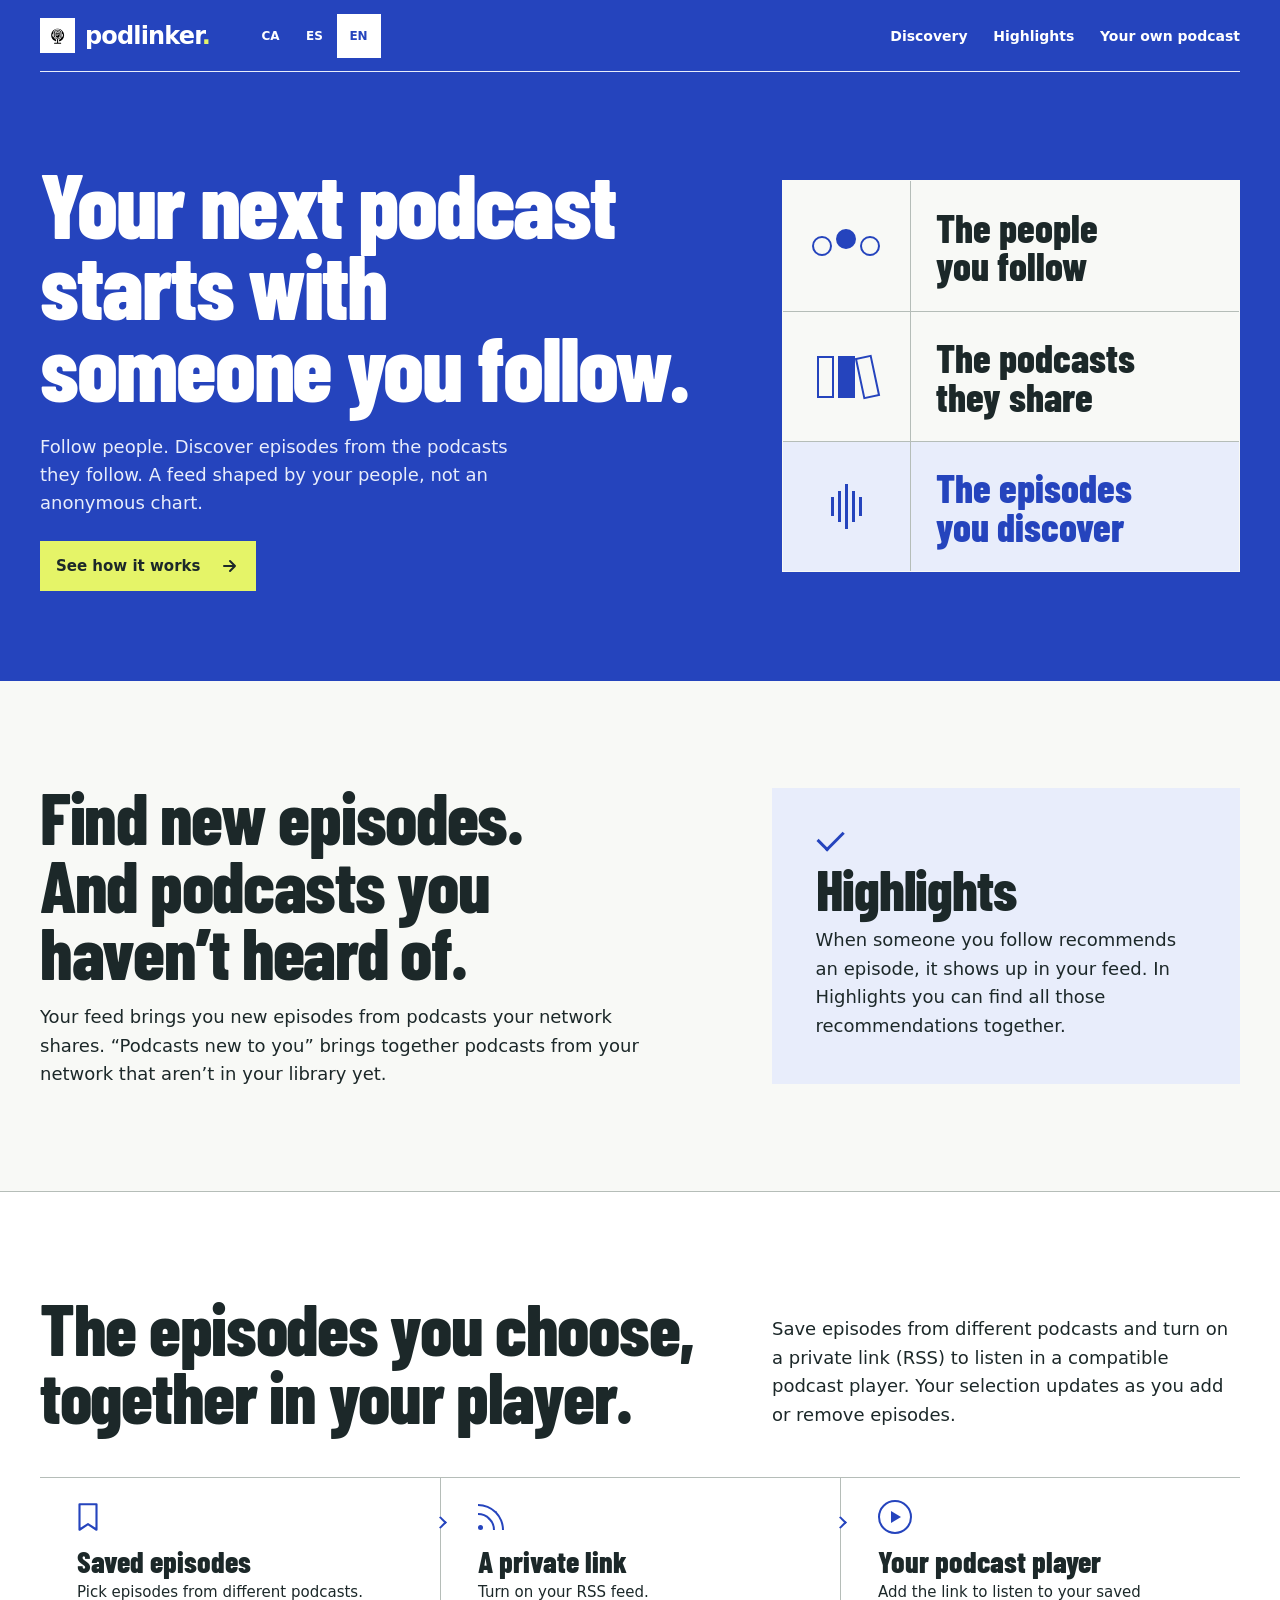
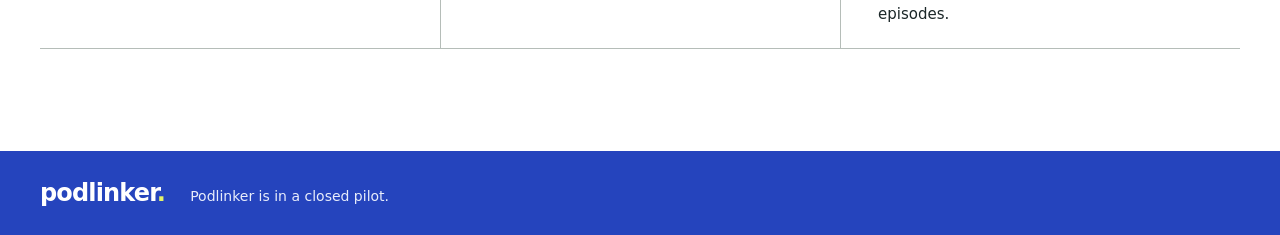
<file: index.html>
<!doctype html>
<html lang="ca">
<head>
  <meta charset="utf-8">
  <meta name="viewport" content="width=device-width, initial-scale=1">
  <meta name="robots" content="noindex">
  <title>Podlinker</title>
  <script src="assets/redirect.js?v=604794ed4b8c3160"></script>
  <link rel="stylesheet" href="assets/style.css?v=2c84f81fd9267e02">
</head>
<body class="landing-language">
  <header class="site-header">
    <div class="wrap header-inner">
      <h1 class="brand"><span class="brand-mark"><img src="assets/logo.svg" alt="" width="28" height="28"></span><span>podlinker<span class="brand-dot">.</span></span></h1>
    </div>
  </header>
  <main class="wrap">
    <nav class="locale-links" aria-label="Català / Español / English">
        <a href="ca/" lang="ca" hreflang="ca">Català</a>
        <a href="es/" lang="es" hreflang="es">Español</a>
        <a href="en/" lang="en" hreflang="en">English</a>
    </nav>
  </main>
</body>
</html>
</file>
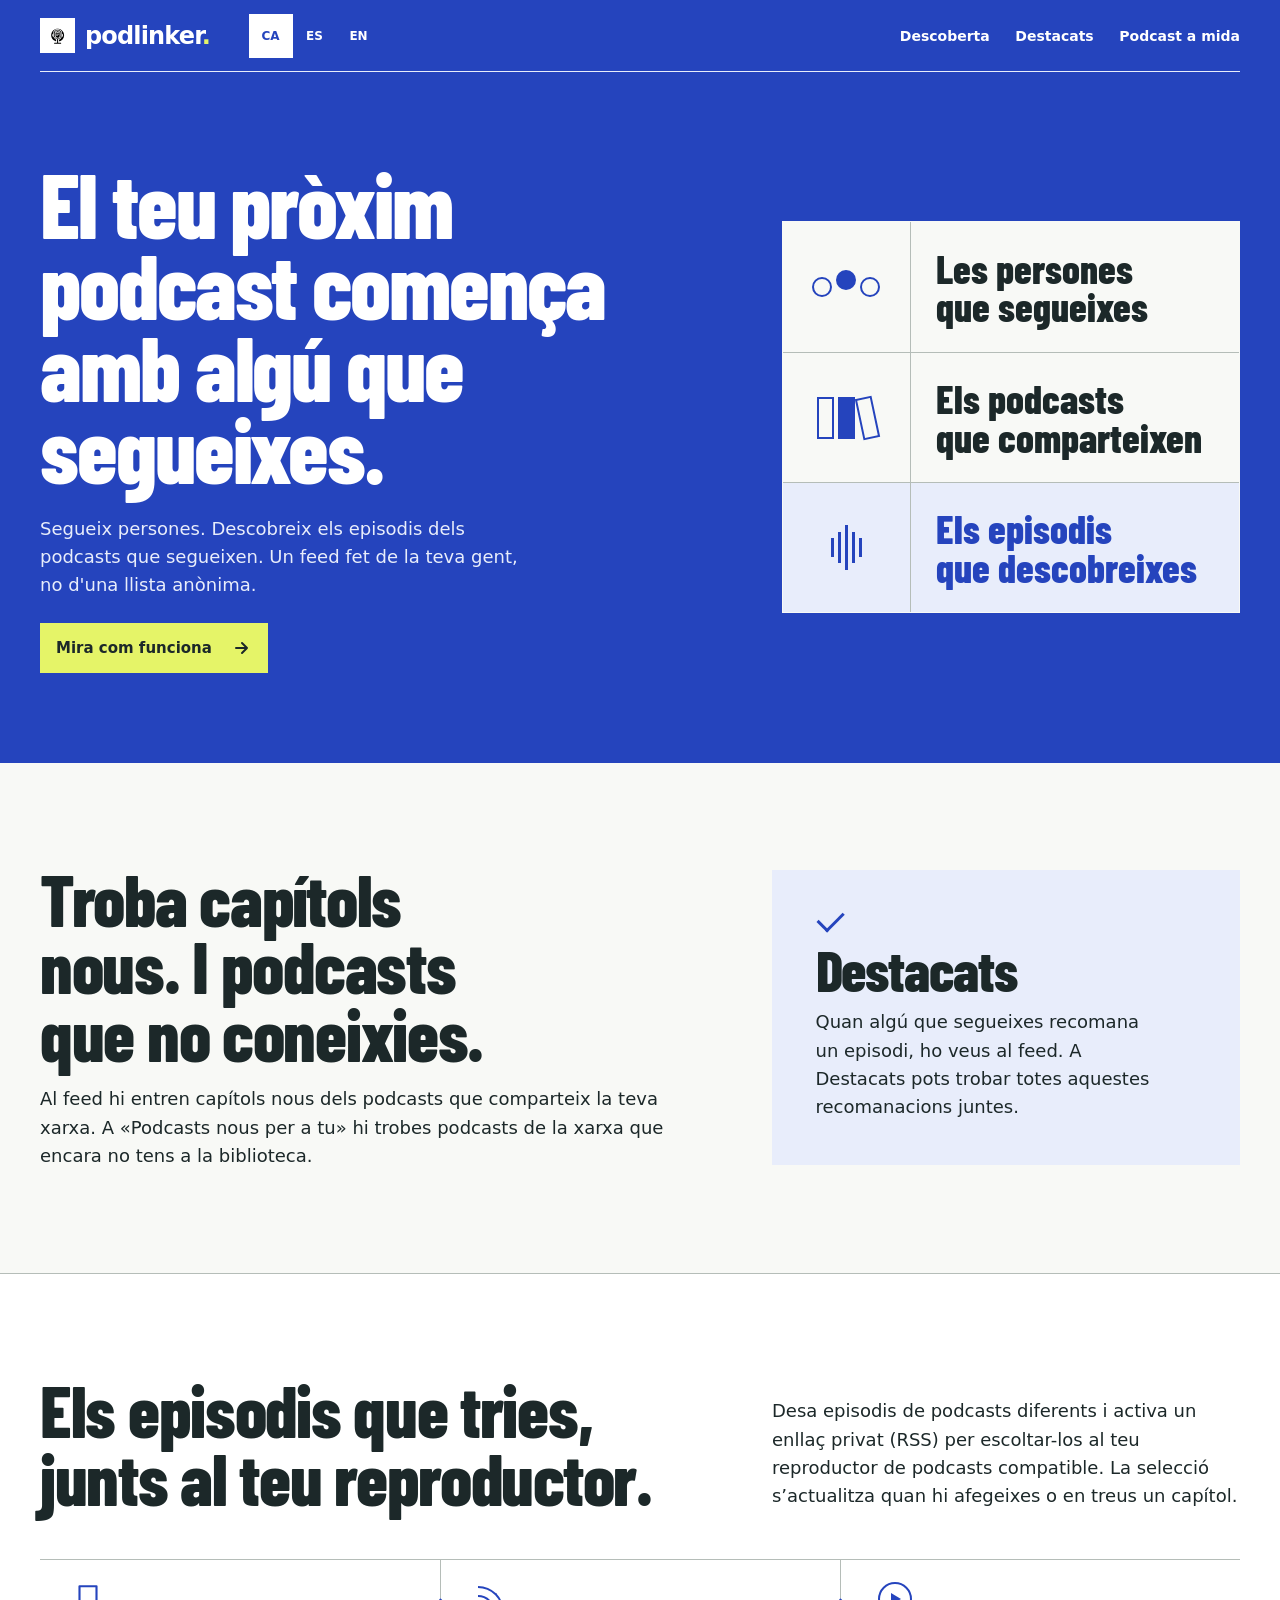
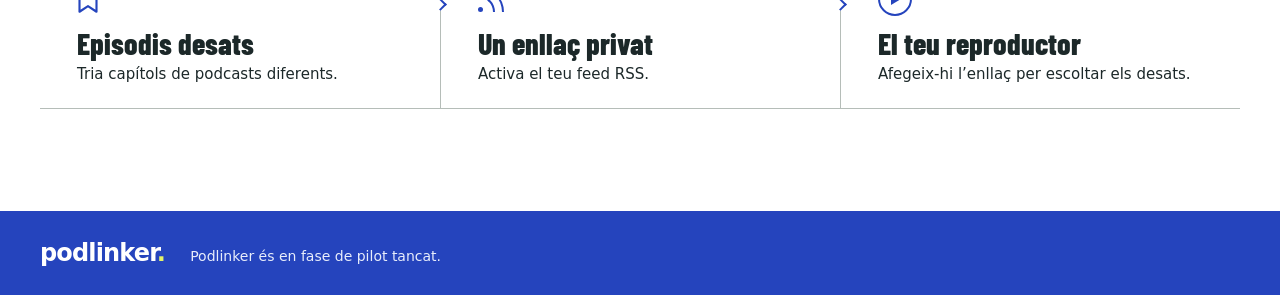
<file: ca/index.html>
<!doctype html>
<html lang="ca">
<head>
  <meta charset="utf-8">
  <meta name="viewport" content="width=device-width, initial-scale=1">
  <meta name="theme-color" content="#2544bd">
  <title>Podlinker — Descobreix podcasts a través de la teva gent</title>
  <meta name="description" content="Descobreix episodis a través de les persones que segueixes. Desa els que tries i escolta&#x27;ls en un podcast a la teva mida.">
  <meta property="og:type" content="website">
  <meta property="og:title" content="Podlinker — Descobreix podcasts a través de la teva gent">
  <meta property="og:description" content="Descobreix episodis a través de les persones que segueixes. Desa els que tries i escolta&#x27;ls en un podcast a la teva mida.">
  <meta property="og:image" content="https://podlinker.com/assets/og-ca.png">
  <meta property="og:image:width" content="1200">
  <meta property="og:image:height" content="630">
  <meta property="og:url" content="https://podlinker.com/ca/">
  <link rel="canonical" href="https://podlinker.com/ca/">
  <link rel="alternate" hreflang="ca" href="https://podlinker.com/ca/">
<link rel="alternate" hreflang="es" href="https://podlinker.com/es/">
<link rel="alternate" hreflang="en" href="https://podlinker.com/en/">
  <link rel="alternate" hreflang="x-default" href="https://podlinker.com/">
  <link rel="icon" type="image/svg+xml" href="../assets/favicon.svg">
  <link rel="preload" href="../assets/barlow-condensed-800.woff2" as="font" type="font/woff2" crossorigin>
  <link rel="stylesheet" href="../assets/style.css?v=2c84f81fd9267e02">
  <script defer src="../assets/site.js?v=2222bf8b9abe0d15"></script>
</head>
<body>
  <a class="skip-link" href="#main">Salta al contingut</a>
  <header class="site-header">
    <div class="wrap header-inner">
      <a class="brand" href="./" aria-label="Podlinker, inici"><span class="brand-mark"><img src="../assets/logo.svg" alt="" width="28" height="28"></span><span>podlinker<span class="brand-dot">.</span></span></a>
      <nav class="language-switch" aria-label="Idioma del web"><a href="../ca/" lang="ca" hreflang="ca" data-lang="ca" class="active" aria-current="page">CA<span class="sr-only"> — Català</span></a>
<a href="../es/" lang="es" hreflang="es" data-lang="es" class="" >ES<span class="sr-only"> — Español</span></a>
<a href="../en/" lang="en" hreflang="en" data-lang="en" class="" >EN<span class="sr-only"> — English</span></a></nav>
      <nav class="header-nav" aria-label="Navegació principal"><a href="#com-funciona">Descoberta</a><a href="#destacats">Destacats</a><a href="#podcast-a-mida">Podcast a mida</a></nav>
    </div>
  </header>
  <main id="main" tabindex="-1">
    <section class="hero" aria-labelledby="hero-title">
      <div class="wrap hero-inner">
        <div class="hero-main">
          <h1 id="hero-title">El teu pròxim podcast comença amb algú que segueixes.</h1>
          <p>Segueix persones. Descobreix els episodis dels podcasts que segueixen. Un feed fet de la teva gent, no d&#x27;una llista anònima.</p>
          <a class="button" href="#com-funciona">Mira com funciona <svg viewBox="0 0 20 20" aria-hidden="true"><path d="M4 10h11m-5-5 5 5-5 5"/></svg></a>
        </div>
        <ol class="signal-board" role="list">
          <li><span class="signal-icon signal-people" aria-hidden="true"><i></i><i></i><i></i></span><strong>Les persones que segueixes</strong></li>
          <li><span class="signal-icon signal-shows" aria-hidden="true"><i></i><i></i><i></i></span><strong>Els podcasts que comparteixen</strong></li>
          <li><span class="signal-icon signal-episodes" aria-hidden="true"><i></i><i></i><i></i><i></i><i></i></span><strong>Els episodis que descobreixes</strong></li>
        </ol>
      </div>
    </section>
    <section class="discovery" id="com-funciona" tabindex="-1" aria-labelledby="diagram-title">
      <div class="wrap discovery-grid">
        <div class="discovery-main">
          <h2 id="diagram-title">Troba capítols nous. I podcasts que no coneixies.</h2>
          <p>Al feed hi entren capítols nous dels podcasts que comparteix la teva xarxa. A «Podcasts nous per a tu» hi trobes podcasts de la xarxa que encara no tens a la biblioteca.</p>
        </div>
        <section class="highlights" id="destacats" tabindex="-1" aria-labelledby="highlights-title">
          <div class="highlight-mark" aria-hidden="true"></div>
          <h2 id="highlights-title">Destacats</h2>
          <p>Quan algú que segueixes recomana un episodi, ho veus al feed. A Destacats pots trobar totes aquestes recomanacions juntes.</p>
        </section>
      </div>
    </section>
    <section class="personal-podcast" id="podcast-a-mida" tabindex="-1" aria-labelledby="personal-podcast-title">
      <div class="wrap">
        <div class="personal-podcast-inner">
          <h2 id="personal-podcast-title">Els episodis que tries, junts al teu reproductor.</h2>
          <p>Desa episodis de podcasts diferents i activa un enllaç privat (RSS) per escoltar-los al teu reproductor de podcasts compatible. La selecció s’actualitza quan hi afegeixes o en treus un capítol.</p>
        </div>
        <ol class="saved-flow" role="list">
          <li class="flow-stage">
            <svg class="saved-icon" viewBox="0 0 24 24" aria-hidden="true"><path d="M6 3h12v18l-6-4-6 4V3Z"/></svg>
            <h3>Episodis desats</h3>
            <p>Tria capítols de podcasts diferents.</p>
          </li>
          <li class="flow-stage">
            <div class="flow-icon rss-icon" aria-hidden="true"><span></span><span></span><span></span></div>
            <h3>Un enllaç privat</h3>
            <p>Activa el teu feed RSS.</p>
          </li>
          <li class="flow-stage">
            <div class="flow-icon play-icon" aria-hidden="true"><span></span></div>
            <h3>El teu reproductor</h3>
            <p>Afegeix-hi l’enllaç per escoltar els desats.</p>
          </li>
        </ol>
      </div>
    </section>
  </main>
  <footer class="site-footer"><div class="wrap footer-inner"><span class="footer-brand">podlinker<span class="brand-dot">.</span></span><p>Podlinker és en fase de pilot tancat.</p></div></footer>
</body>
</html>
</file>
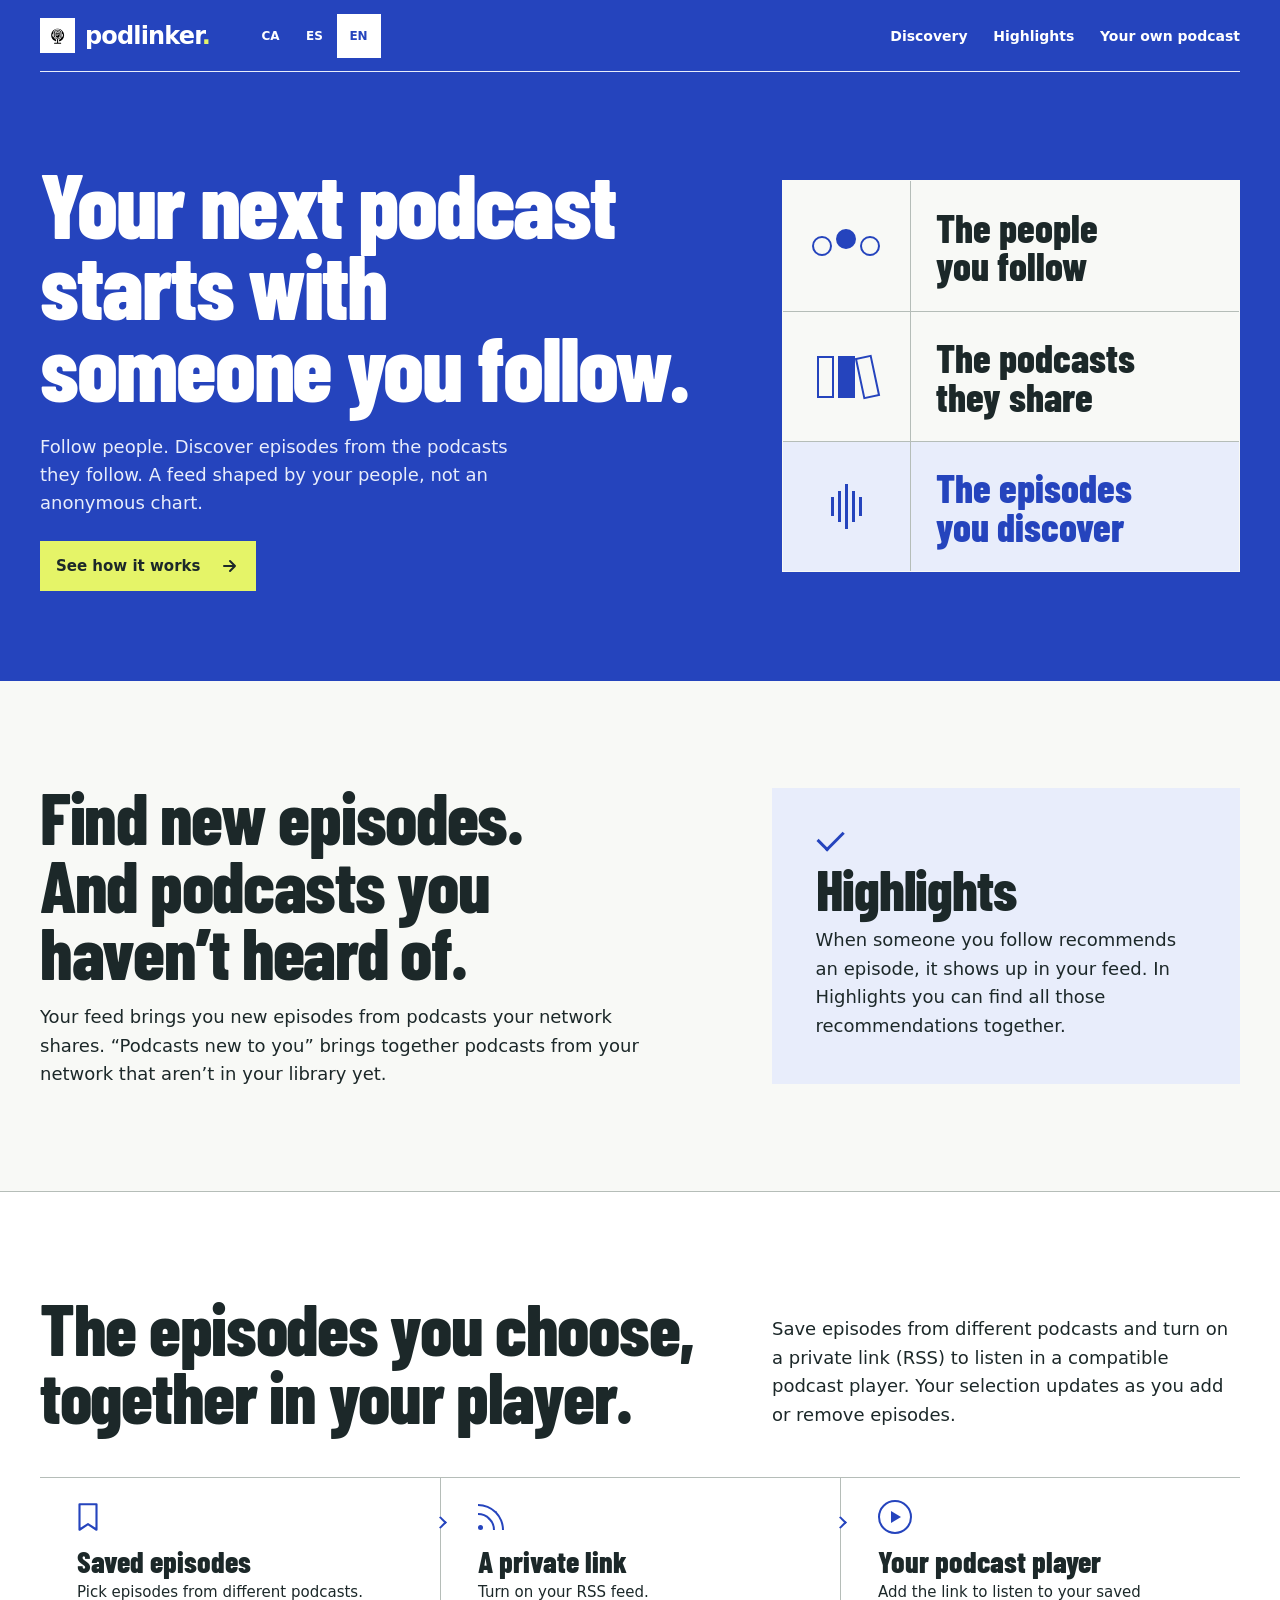
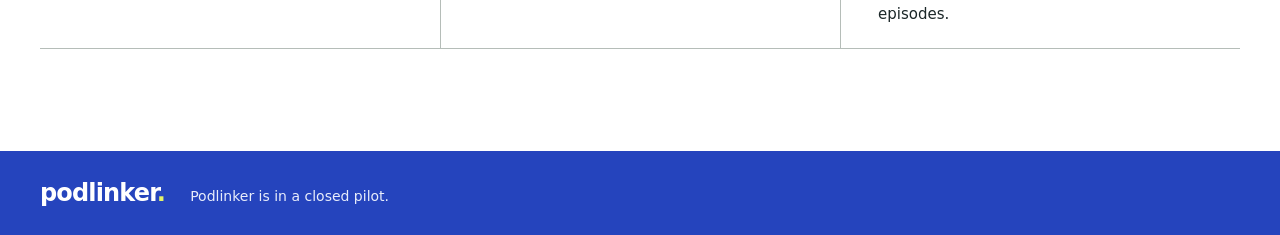
<file: en/index.html>
<!doctype html>
<html lang="en">
<head>
  <meta charset="utf-8">
  <meta name="viewport" content="width=device-width, initial-scale=1">
  <meta name="theme-color" content="#2544bd">
  <title>Podlinker — Discover podcasts through your people</title>
  <meta name="description" content="Discover episodes through the people you follow. Save the ones you choose and listen to them in a podcast made for you.">
  <meta property="og:type" content="website">
  <meta property="og:title" content="Podlinker — Discover podcasts through your people">
  <meta property="og:description" content="Discover episodes through the people you follow. Save the ones you choose and listen to them in a podcast made for you.">
  <meta property="og:image" content="https://podlinker.com/assets/og-en.png">
  <meta property="og:image:width" content="1200">
  <meta property="og:image:height" content="630">
  <meta property="og:url" content="https://podlinker.com/en/">
  <link rel="canonical" href="https://podlinker.com/en/">
  <link rel="alternate" hreflang="ca" href="https://podlinker.com/ca/">
<link rel="alternate" hreflang="es" href="https://podlinker.com/es/">
<link rel="alternate" hreflang="en" href="https://podlinker.com/en/">
  <link rel="alternate" hreflang="x-default" href="https://podlinker.com/">
  <link rel="icon" type="image/svg+xml" href="../assets/favicon.svg">
  <link rel="preload" href="../assets/barlow-condensed-800.woff2" as="font" type="font/woff2" crossorigin>
  <link rel="stylesheet" href="../assets/style.css?v=2c84f81fd9267e02">
  <script defer src="../assets/site.js?v=2222bf8b9abe0d15"></script>
</head>
<body>
  <a class="skip-link" href="#main">Skip to content</a>
  <header class="site-header">
    <div class="wrap header-inner">
      <a class="brand" href="./" aria-label="Podlinker, home"><span class="brand-mark"><img src="../assets/logo.svg" alt="" width="28" height="28"></span><span>podlinker<span class="brand-dot">.</span></span></a>
      <nav class="language-switch" aria-label="Website language"><a href="../ca/" lang="ca" hreflang="ca" data-lang="ca" class="" >CA<span class="sr-only"> — Català</span></a>
<a href="../es/" lang="es" hreflang="es" data-lang="es" class="" >ES<span class="sr-only"> — Español</span></a>
<a href="../en/" lang="en" hreflang="en" data-lang="en" class="active" aria-current="page">EN<span class="sr-only"> — English</span></a></nav>
      <nav class="header-nav" aria-label="Main navigation"><a href="#com-funciona">Discovery</a><a href="#destacats">Highlights</a><a href="#podcast-a-mida">Your own podcast</a></nav>
    </div>
  </header>
  <main id="main" tabindex="-1">
    <section class="hero" aria-labelledby="hero-title">
      <div class="wrap hero-inner">
        <div class="hero-main">
          <h1 id="hero-title">Your next podcast starts with someone you follow.</h1>
          <p>Follow people. Discover episodes from the podcasts they follow. A feed shaped by your people, not an anonymous chart.</p>
          <a class="button" href="#com-funciona">See how it works <svg viewBox="0 0 20 20" aria-hidden="true"><path d="M4 10h11m-5-5 5 5-5 5"/></svg></a>
        </div>
        <ol class="signal-board" role="list">
          <li><span class="signal-icon signal-people" aria-hidden="true"><i></i><i></i><i></i></span><strong>The people you follow</strong></li>
          <li><span class="signal-icon signal-shows" aria-hidden="true"><i></i><i></i><i></i></span><strong>The podcasts they share</strong></li>
          <li><span class="signal-icon signal-episodes" aria-hidden="true"><i></i><i></i><i></i><i></i><i></i></span><strong>The episodes you discover</strong></li>
        </ol>
      </div>
    </section>
    <section class="discovery" id="com-funciona" tabindex="-1" aria-labelledby="diagram-title">
      <div class="wrap discovery-grid">
        <div class="discovery-main">
          <h2 id="diagram-title">Find new episodes. And podcasts you haven’t heard of.</h2>
          <p>Your feed brings you new episodes from podcasts your network shares. “Podcasts new to you” brings together podcasts from your network that aren’t in your library yet.</p>
        </div>
        <section class="highlights" id="destacats" tabindex="-1" aria-labelledby="highlights-title">
          <div class="highlight-mark" aria-hidden="true"></div>
          <h2 id="highlights-title">Highlights</h2>
          <p>When someone you follow recommends an episode, it shows up in your feed. In Highlights you can find all those recommendations together.</p>
        </section>
      </div>
    </section>
    <section class="personal-podcast" id="podcast-a-mida" tabindex="-1" aria-labelledby="personal-podcast-title">
      <div class="wrap">
        <div class="personal-podcast-inner">
          <h2 id="personal-podcast-title">The episodes you choose, together in your player.</h2>
          <p>Save episodes from different podcasts and turn on a private link (RSS) to listen in a compatible podcast player. Your selection updates as you add or remove episodes.</p>
        </div>
        <ol class="saved-flow" role="list">
          <li class="flow-stage">
            <svg class="saved-icon" viewBox="0 0 24 24" aria-hidden="true"><path d="M6 3h12v18l-6-4-6 4V3Z"/></svg>
            <h3>Saved episodes</h3>
            <p>Pick episodes from different podcasts.</p>
          </li>
          <li class="flow-stage">
            <div class="flow-icon rss-icon" aria-hidden="true"><span></span><span></span><span></span></div>
            <h3>A private link</h3>
            <p>Turn on your RSS feed.</p>
          </li>
          <li class="flow-stage">
            <div class="flow-icon play-icon" aria-hidden="true"><span></span></div>
            <h3>Your podcast player</h3>
            <p>Add the link to listen to your saved episodes.</p>
          </li>
        </ol>
      </div>
    </section>
  </main>
  <footer class="site-footer"><div class="wrap footer-inner"><span class="footer-brand">podlinker<span class="brand-dot">.</span></span><p>Podlinker is in a closed pilot.</p></div></footer>
</body>
</html>
</file>
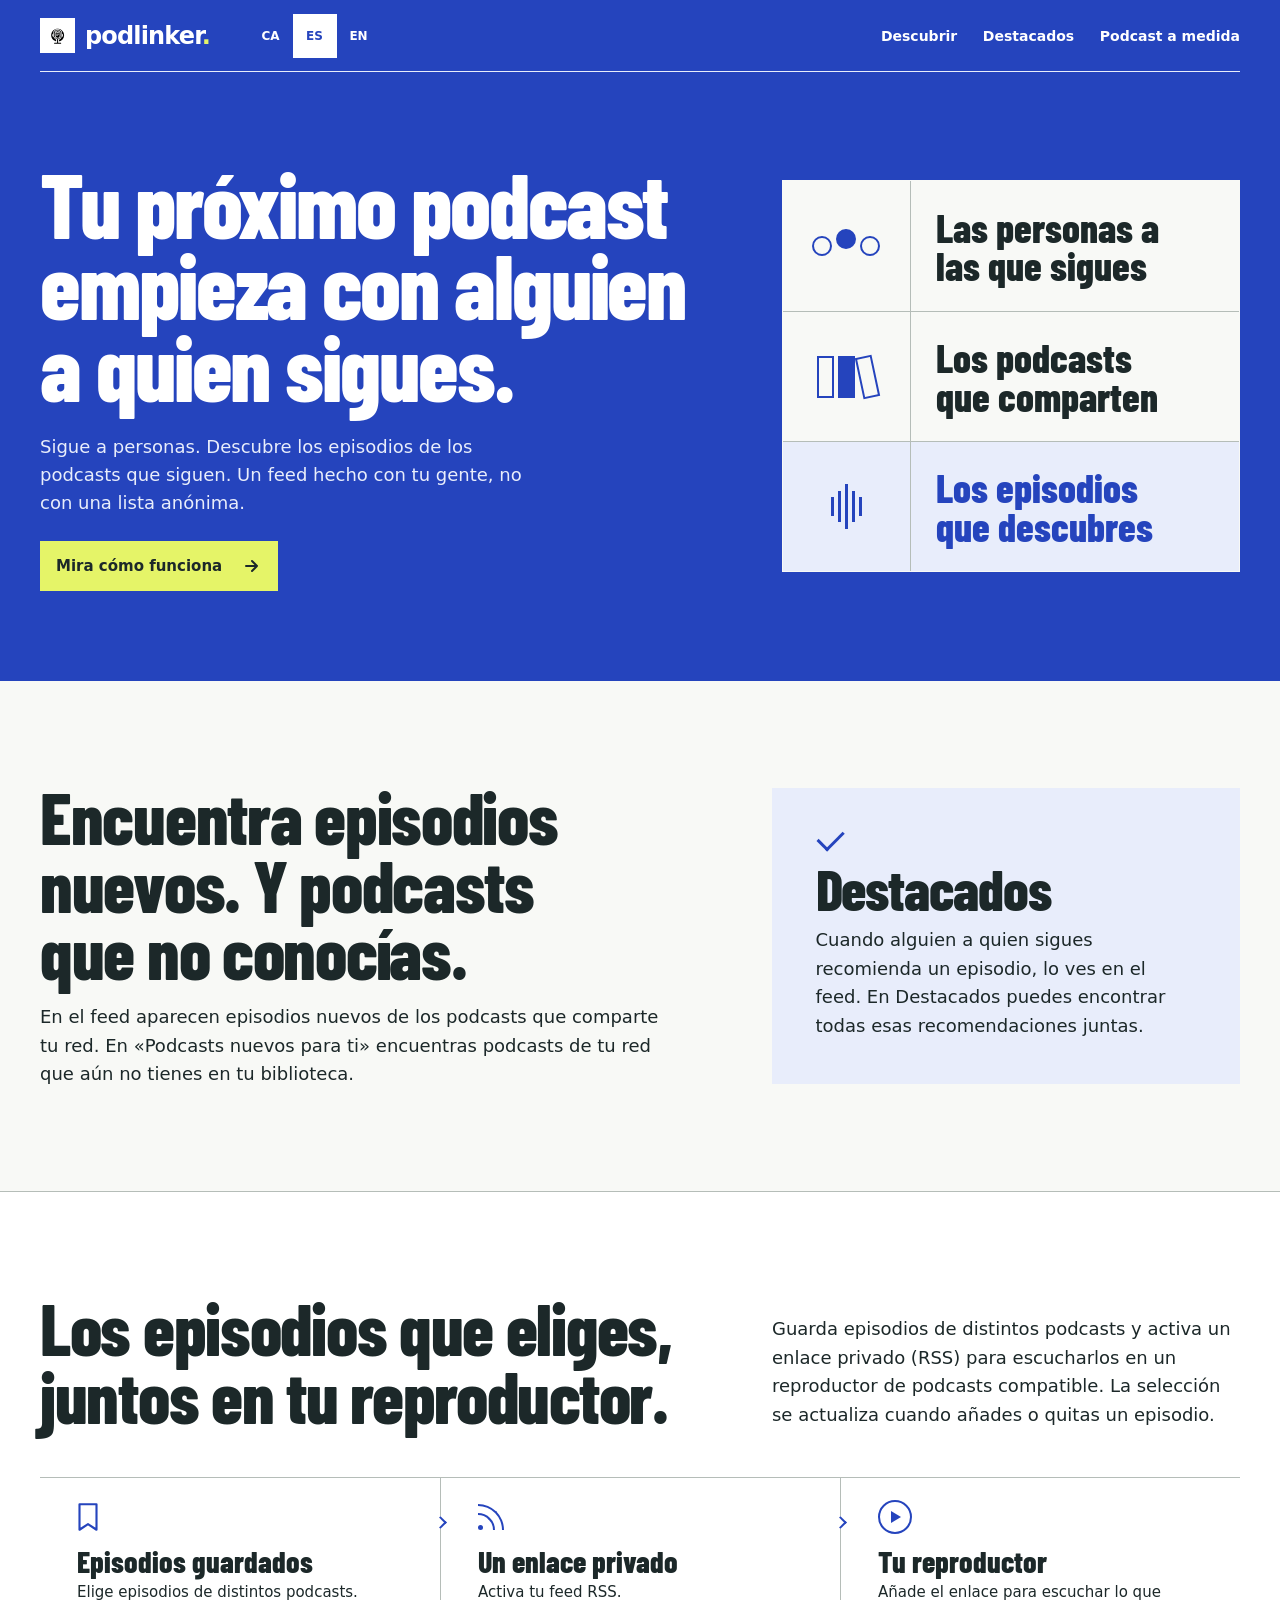
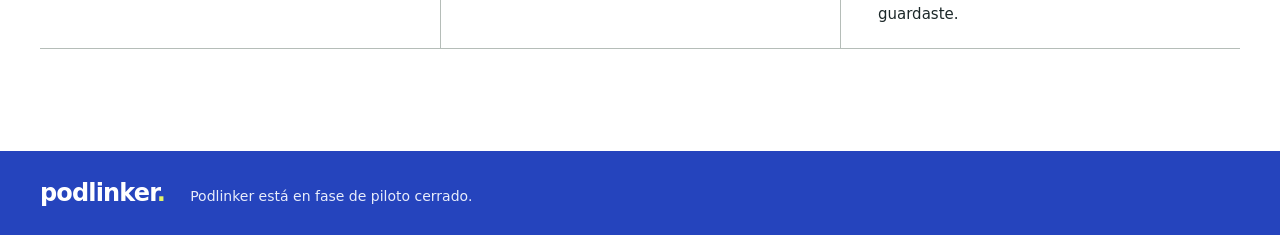
<file: es/index.html>
<!doctype html>
<html lang="es">
<head>
  <meta charset="utf-8">
  <meta name="viewport" content="width=device-width, initial-scale=1">
  <meta name="theme-color" content="#2544bd">
  <title>Podlinker — Descubre podcasts a través de tu gente</title>
  <meta name="description" content="Descubre episodios a través de las personas que sigues. Guarda los que eliges y escúchalos en un podcast a tu medida.">
  <meta property="og:type" content="website">
  <meta property="og:title" content="Podlinker — Descubre podcasts a través de tu gente">
  <meta property="og:description" content="Descubre episodios a través de las personas que sigues. Guarda los que eliges y escúchalos en un podcast a tu medida.">
  <meta property="og:image" content="https://podlinker.com/assets/og-es.png">
  <meta property="og:image:width" content="1200">
  <meta property="og:image:height" content="630">
  <meta property="og:url" content="https://podlinker.com/es/">
  <link rel="canonical" href="https://podlinker.com/es/">
  <link rel="alternate" hreflang="ca" href="https://podlinker.com/ca/">
<link rel="alternate" hreflang="es" href="https://podlinker.com/es/">
<link rel="alternate" hreflang="en" href="https://podlinker.com/en/">
  <link rel="alternate" hreflang="x-default" href="https://podlinker.com/">
  <link rel="icon" type="image/svg+xml" href="../assets/favicon.svg">
  <link rel="preload" href="../assets/barlow-condensed-800.woff2" as="font" type="font/woff2" crossorigin>
  <link rel="stylesheet" href="../assets/style.css?v=2c84f81fd9267e02">
  <script defer src="../assets/site.js?v=2222bf8b9abe0d15"></script>
</head>
<body>
  <a class="skip-link" href="#main">Ir al contenido</a>
  <header class="site-header">
    <div class="wrap header-inner">
      <a class="brand" href="./" aria-label="Podlinker, inicio"><span class="brand-mark"><img src="../assets/logo.svg" alt="" width="28" height="28"></span><span>podlinker<span class="brand-dot">.</span></span></a>
      <nav class="language-switch" aria-label="Idioma de la web"><a href="../ca/" lang="ca" hreflang="ca" data-lang="ca" class="" >CA<span class="sr-only"> — Català</span></a>
<a href="../es/" lang="es" hreflang="es" data-lang="es" class="active" aria-current="page">ES<span class="sr-only"> — Español</span></a>
<a href="../en/" lang="en" hreflang="en" data-lang="en" class="" >EN<span class="sr-only"> — English</span></a></nav>
      <nav class="header-nav" aria-label="Navegación principal"><a href="#com-funciona">Descubrir</a><a href="#destacats">Destacados</a><a href="#podcast-a-mida">Podcast a medida</a></nav>
    </div>
  </header>
  <main id="main" tabindex="-1">
    <section class="hero" aria-labelledby="hero-title">
      <div class="wrap hero-inner">
        <div class="hero-main">
          <h1 id="hero-title">Tu próximo podcast empieza con alguien a quien sigues.</h1>
          <p>Sigue a personas. Descubre los episodios de los podcasts que siguen. Un feed hecho con tu gente, no con una lista anónima.</p>
          <a class="button" href="#com-funciona">Mira cómo funciona <svg viewBox="0 0 20 20" aria-hidden="true"><path d="M4 10h11m-5-5 5 5-5 5"/></svg></a>
        </div>
        <ol class="signal-board" role="list">
          <li><span class="signal-icon signal-people" aria-hidden="true"><i></i><i></i><i></i></span><strong>Las personas a las que sigues</strong></li>
          <li><span class="signal-icon signal-shows" aria-hidden="true"><i></i><i></i><i></i></span><strong>Los podcasts que comparten</strong></li>
          <li><span class="signal-icon signal-episodes" aria-hidden="true"><i></i><i></i><i></i><i></i><i></i></span><strong>Los episodios que descubres</strong></li>
        </ol>
      </div>
    </section>
    <section class="discovery" id="com-funciona" tabindex="-1" aria-labelledby="diagram-title">
      <div class="wrap discovery-grid">
        <div class="discovery-main">
          <h2 id="diagram-title">Encuentra episodios nuevos. Y podcasts que no conocías.</h2>
          <p>En el feed aparecen episodios nuevos de los podcasts que comparte tu red. En «Podcasts nuevos para ti» encuentras podcasts de tu red que aún no tienes en tu biblioteca.</p>
        </div>
        <section class="highlights" id="destacats" tabindex="-1" aria-labelledby="highlights-title">
          <div class="highlight-mark" aria-hidden="true"></div>
          <h2 id="highlights-title">Destacados</h2>
          <p>Cuando alguien a quien sigues recomienda un episodio, lo ves en el feed. En Destacados puedes encontrar todas esas recomendaciones juntas.</p>
        </section>
      </div>
    </section>
    <section class="personal-podcast" id="podcast-a-mida" tabindex="-1" aria-labelledby="personal-podcast-title">
      <div class="wrap">
        <div class="personal-podcast-inner">
          <h2 id="personal-podcast-title">Los episodios que eliges, juntos en tu reproductor.</h2>
          <p>Guarda episodios de distintos podcasts y activa un enlace privado (RSS) para escucharlos en un reproductor de podcasts compatible. La selección se actualiza cuando añades o quitas un episodio.</p>
        </div>
        <ol class="saved-flow" role="list">
          <li class="flow-stage">
            <svg class="saved-icon" viewBox="0 0 24 24" aria-hidden="true"><path d="M6 3h12v18l-6-4-6 4V3Z"/></svg>
            <h3>Episodios guardados</h3>
            <p>Elige episodios de distintos podcasts.</p>
          </li>
          <li class="flow-stage">
            <div class="flow-icon rss-icon" aria-hidden="true"><span></span><span></span><span></span></div>
            <h3>Un enlace privado</h3>
            <p>Activa tu feed RSS.</p>
          </li>
          <li class="flow-stage">
            <div class="flow-icon play-icon" aria-hidden="true"><span></span></div>
            <h3>Tu reproductor</h3>
            <p>Añade el enlace para escuchar lo que guardaste.</p>
          </li>
        </ol>
      </div>
    </section>
  </main>
  <footer class="site-footer"><div class="wrap footer-inner"><span class="footer-brand">podlinker<span class="brand-dot">.</span></span><p>Podlinker está en fase de piloto cerrado.</p></div></footer>
</body>
</html>
</file>
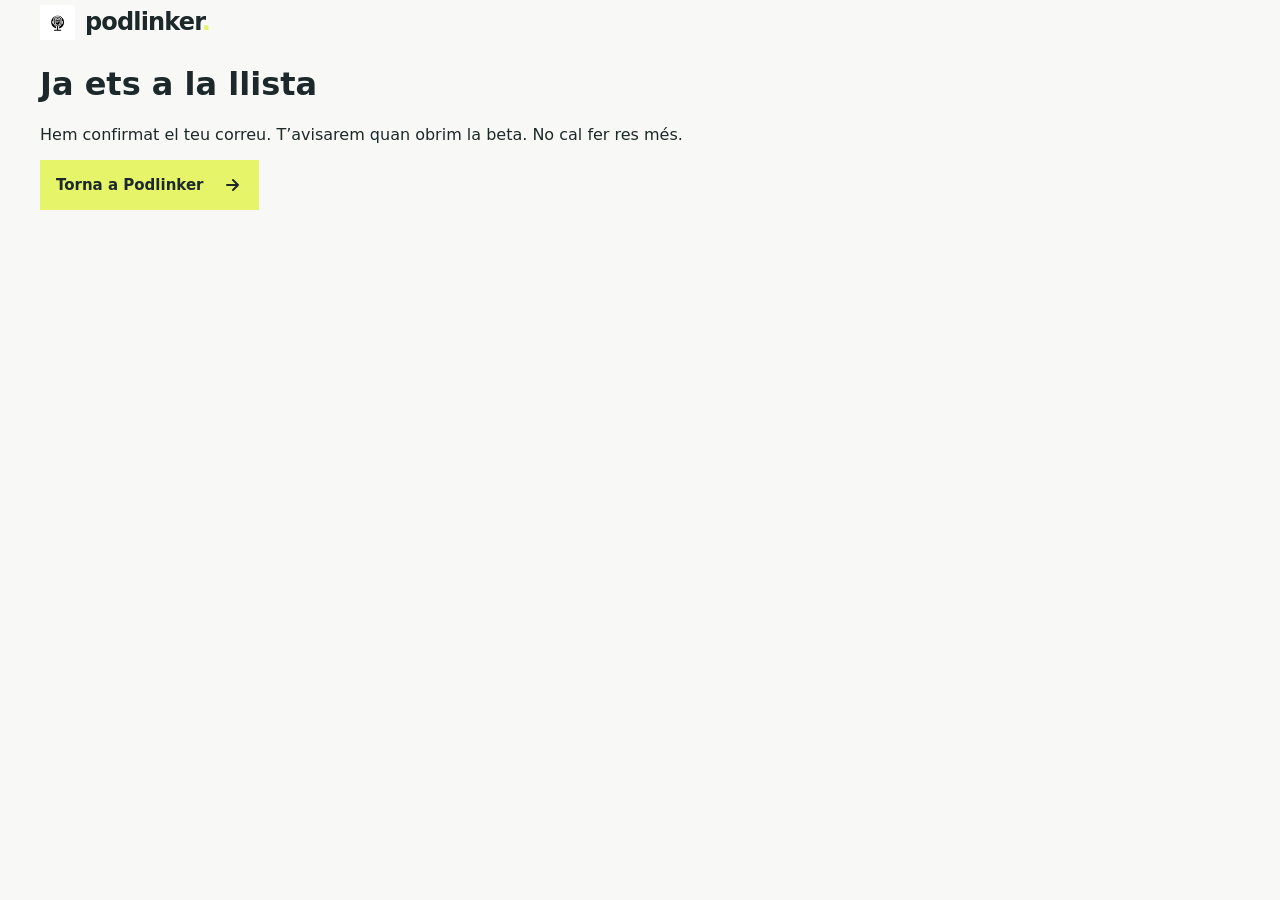
<file: ca/beta-confirmada/index.html>
<!doctype html>
<html lang="ca">
<head>
  <meta charset="utf-8">
  <meta name="viewport" content="width=device-width, initial-scale=1">
  <meta name="robots" content="noindex">
  <meta name="theme-color" content="#3047cd">
  <title>Ja ets a la llista — Podlinker</title>
  <link rel="icon" type="image/svg+xml" href="../../assets/favicon.svg">
  <link rel="stylesheet" href="../../assets/style.css">
</head>
<body class="confirmation-page">
  <main class="confirmation-main">
    <div class="wrap confirmation-content">
      <a class="brand" href="../" aria-label="Podlinker, inici"><span class="brand-mark"><img src="../../assets/logo.svg" alt="" width="28" height="28"></span><span>podlinker<span class="brand-dot">.</span></span></a>
      <h1>Ja ets a la llista</h1>
      <p>Hem confirmat el teu correu. T’avisarem quan obrim la beta. No cal fer res més.</p>
      <a class="button button-lime" href="../">Torna a Podlinker <svg viewBox="0 0 20 20" aria-hidden="true"><path d="M4 10h11m-5-5 5 5-5 5"/></svg></a>
    </div>
  </main>
</body>
</html>
</file>
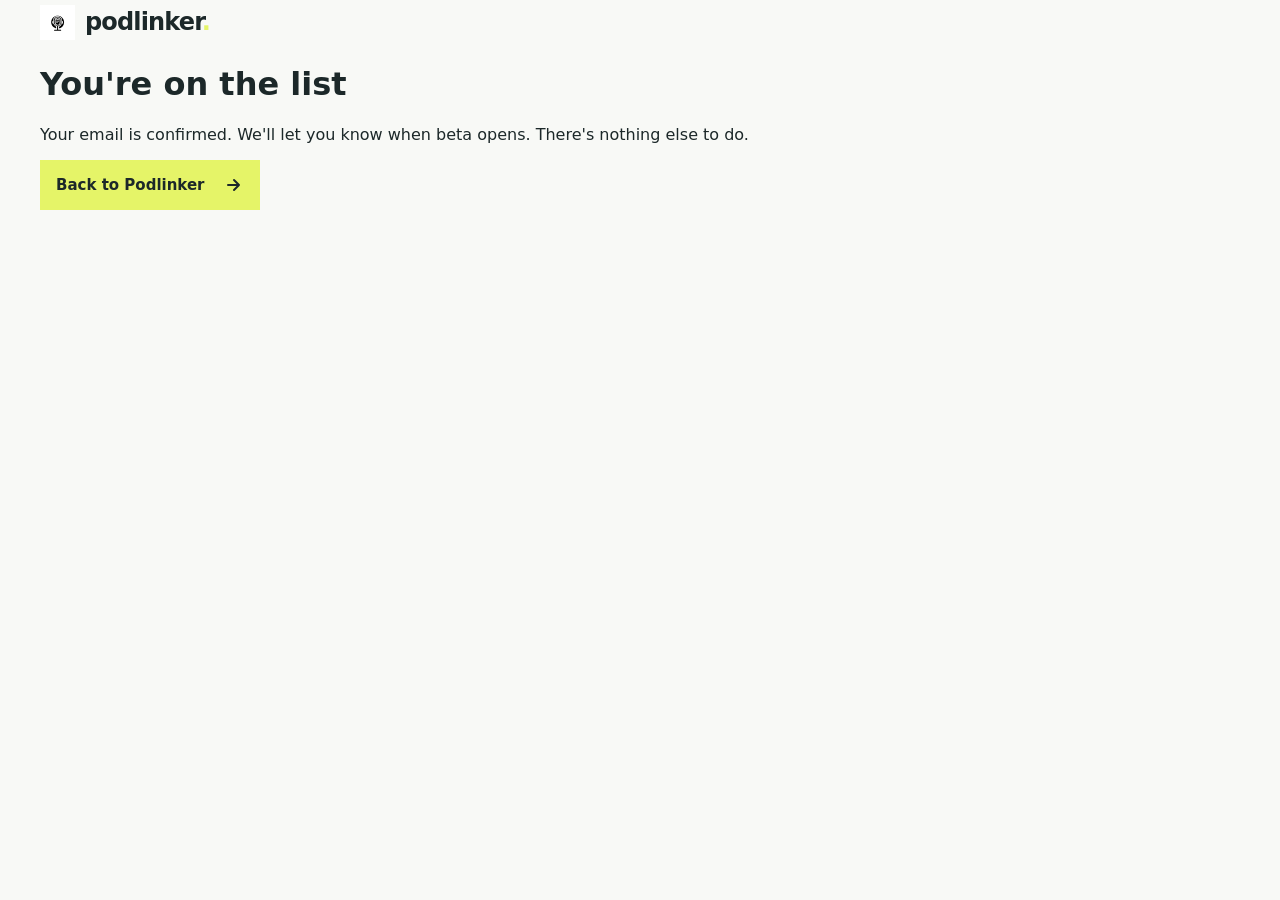
<file: en/beta-confirmed/index.html>
<!doctype html>
<html lang="en">
<head>
  <meta charset="utf-8">
  <meta name="viewport" content="width=device-width, initial-scale=1">
  <meta name="robots" content="noindex">
  <meta name="theme-color" content="#3047cd">
  <title>You&#x27;re on the list — Podlinker</title>
  <link rel="icon" type="image/svg+xml" href="../../assets/favicon.svg">
  <link rel="stylesheet" href="../../assets/style.css">
</head>
<body class="confirmation-page">
  <main class="confirmation-main">
    <div class="wrap confirmation-content">
      <a class="brand" href="../" aria-label="Podlinker, home"><span class="brand-mark"><img src="../../assets/logo.svg" alt="" width="28" height="28"></span><span>podlinker<span class="brand-dot">.</span></span></a>
      <h1>You&#x27;re on the list</h1>
      <p>Your email is confirmed. We&#x27;ll let you know when beta opens. There&#x27;s nothing else to do.</p>
      <a class="button button-lime" href="../">Back to Podlinker <svg viewBox="0 0 20 20" aria-hidden="true"><path d="M4 10h11m-5-5 5 5-5 5"/></svg></a>
    </div>
  </main>
</body>
</html>
</file>
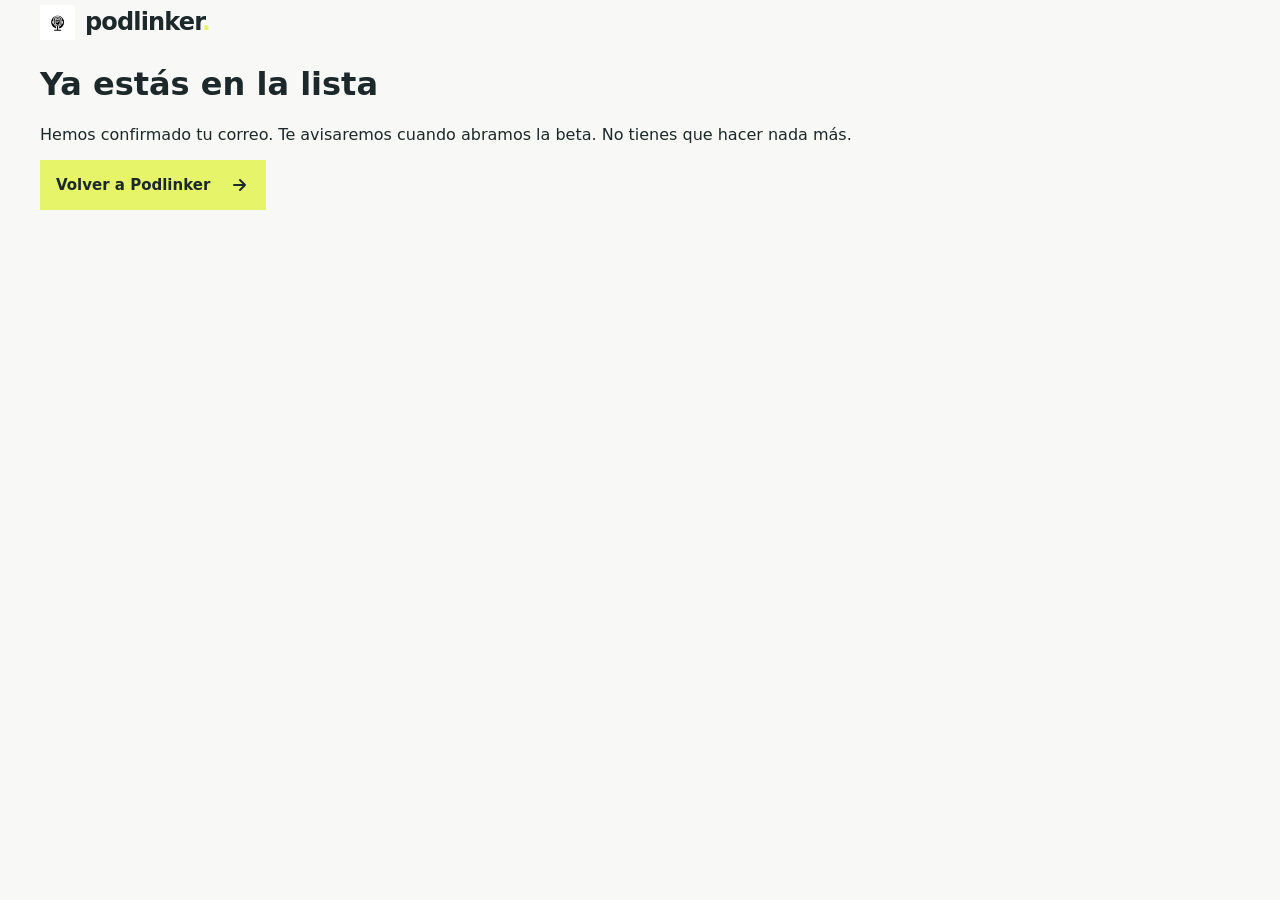
<file: es/beta-confirmada/index.html>
<!doctype html>
<html lang="es">
<head>
  <meta charset="utf-8">
  <meta name="viewport" content="width=device-width, initial-scale=1">
  <meta name="robots" content="noindex">
  <meta name="theme-color" content="#3047cd">
  <title>Ya estás en la lista — Podlinker</title>
  <link rel="icon" type="image/svg+xml" href="../../assets/favicon.svg">
  <link rel="stylesheet" href="../../assets/style.css">
</head>
<body class="confirmation-page">
  <main class="confirmation-main">
    <div class="wrap confirmation-content">
      <a class="brand" href="../" aria-label="Podlinker, inicio"><span class="brand-mark"><img src="../../assets/logo.svg" alt="" width="28" height="28"></span><span>podlinker<span class="brand-dot">.</span></span></a>
      <h1>Ya estás en la lista</h1>
      <p>Hemos confirmado tu correo. Te avisaremos cuando abramos la beta. No tienes que hacer nada más.</p>
      <a class="button button-lime" href="../">Volver a Podlinker <svg viewBox="0 0 20 20" aria-hidden="true"><path d="M4 10h11m-5-5 5 5-5 5"/></svg></a>
    </div>
  </main>
</body>
</html>
</file>
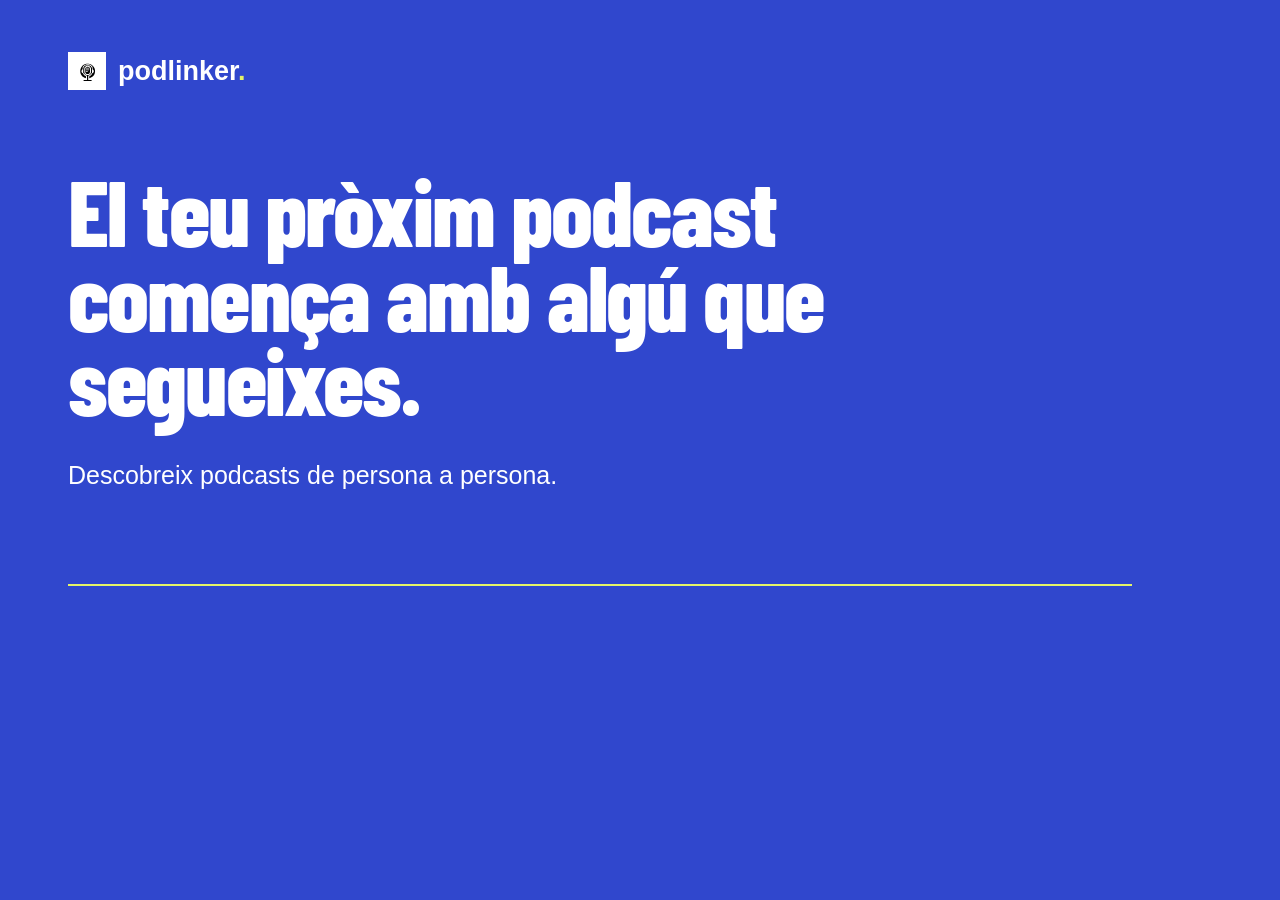
<file: scripts/og.html>
<!doctype html><html><head><meta charset="utf-8"><style>
@font-face{font-family:Barlow;src:url('../assets/barlow-condensed-800.woff2') format('woff2');font-weight:800}*{box-sizing:border-box}html,body{margin:0;width:1200px;height:630px}body{background:#3047cd;color:white;font-family:Arial,sans-serif;padding:52px 68px;position:relative}header{display:flex;align-items:center;gap:12px;font-size:27px;font-weight:bold}.mark{display:grid;place-items:center;background:white;width:38px;height:38px}.mark img{width:31px;height:31px}header b{color:#e5f468}h1{font:800 93px/.91 Barlow,Arial,sans-serif;letter-spacing:-.02em;max-width:920px;margin:78px 0 0}p{font-size:25px;line-height:1.3;margin:37px 0 0;max-width:650px}.rule{position:absolute;left:68px;right:68px;bottom:44px;height:2px;background:#e5f468}
</style></head><body><header><span class="mark"><img src="../assets/logo.svg" alt=""></span><span>podlinker<b>.</b></span></header><h1 id="headline"></h1><p id="subtitle"></p><div class="rule"></div><script>
const copy = {
  ca: ["El teu pròxim podcast comença amb algú que segueixes.", "Descobreix podcasts de persona a persona."],
  es: ["Tu próximo podcast empieza con alguien a quien sigues.", "Descubre podcasts de persona a persona."],
  en: ["Your next podcast starts with someone you follow.", "Discover podcasts, person to person."]
};
const language = new URLSearchParams(location.search).get('lang');
const [headline, subtitle] = copy[language] || copy.ca;
document.getElementById('headline').textContent = headline;
document.getElementById('subtitle').textContent = subtitle;
</script></body></html>
</file>
<file: assets/style.css>
@font-face {
  font-family: "Barlow Condensed";
  src: url("./barlow-condensed-700.woff2") format("woff2");
  font-weight: 700;
  font-display: swap;
}
@font-face {
  font-family: "Barlow Condensed";
  src: url("./barlow-condensed-800.woff2") format("woff2");
  font-weight: 800;
  font-display: swap;
}

:root {
  --blue: #2544bd;
  --ink: #1c2829;
  --paper: #f8f9f6;
  --white: #fff;
  --signal-lime: #e5f468;
  --signal-lime-hover: #f1faad;
  --rule: #b5bdb8;
  --blue-light: #e8edfb;
  --display: "Barlow Condensed", sans-serif;
  --header-offset: 84px;
  background: var(--paper);
  color: var(--ink);
  font-family: system-ui, sans-serif;
  font-synthesis: none;
}

*, *::before, *::after { box-sizing: border-box; }
body { margin: 0; }
a { color: inherit; }
::selection { background: var(--blue-light); color: var(--ink); }
:focus-visible { outline: 3px solid var(--blue); outline-offset: 4px; }
.site-header :focus-visible, .hero :focus-visible { outline-color: var(--white); }
:where(#main, section[id]) { scroll-margin-top: var(--header-offset); }
.wrap { width: min(1232px, calc(100% - 80px)); margin-inline: auto; }
.sr-only {
  position: absolute;
  width: 1px;
  height: 1px;
  padding: 0;
  margin: -1px;
  overflow: hidden;
  clip-path: inset(50%);
  white-space: nowrap;
  border: 0;
}
.skip-link {
  position: fixed;
  z-index: 20;
  inset: 10px auto auto 10px;
  padding: 12px 16px;
  background: var(--white);
  color: var(--blue);
  transform: translateY(-150%);
}
.skip-link:focus { transform: translateY(0); }

.site-header {
  position: sticky;
  top: 0;
  z-index: 10;
  color: var(--white);
  background: var(--blue);
}
.header-inner {
  min-height: 72px;
  display: flex;
  align-items: center;
  gap: clamp(16px, 3vw, 42px);
  border-bottom: 1px solid var(--blue-light);
}
.brand {
  display: inline-flex;
  align-items: center;
  gap: 10px;
  min-height: 44px;
  text-decoration: none;
  white-space: nowrap;
  font-size: 24px;
  font-weight: 800;
  letter-spacing: -.035em;
}
.brand-dot { color: var(--signal-lime); }
.brand-mark { display: grid; place-items: center; width: 35px; height: 35px; background: var(--white); }
.brand-mark img { width: 27px; height: 27px; }
.header-nav {
  display: flex;
  flex-wrap: wrap;
  gap: 0 clamp(12px, 2vw, 28px);
  margin-left: auto;
  font-size: 14px;
  font-weight: 700;
}
.header-nav a, .language-switch a {
  display: grid;
  min-height: 44px;
  align-items: center;
  text-decoration: none;
}
.header-nav a:hover, .language-switch a:hover { text-decoration: underline; text-underline-offset: 4px; }
.language-switch { display: flex; font-size: 12px; font-weight: 800; }
.language-switch a { min-width: 44px; justify-items: center; }
.language-switch a.active { background: var(--white); color: var(--blue); }

.hero { background: var(--blue); color: var(--white); }
.hero-inner {
  display: grid;
  grid-template-columns: minmax(0, 1.45fr) minmax(280px, 1fr);
  align-items: center;
  gap: clamp(32px, 6vw, 88px);
  padding-block: clamp(58px, 7vw, 102px);
}
.hero h1 {
  margin: 0;
  max-width: 17ch;
  font: 800 clamp(59px, 7.1vw, 96px)/.9 var(--display);
  letter-spacing: -.023em;
  text-wrap: balance;
}
.hero-main p {
  max-width: 44ch;
  margin: 26px 0 24px;
  color: var(--blue-light);
  font-size: 18px;
  line-height: 1.56;
  text-wrap: pretty;
}
.button {
  width: fit-content;
  display: inline-flex;
  align-items: center;
  justify-content: space-between;
  gap: 20px;
  min-height: 50px;
  padding: 8px 16px;
  background: var(--signal-lime);
  color: var(--ink);
  font-size: 15px;
  font-weight: 800;
  text-decoration: none;
}
.button:hover { background: var(--signal-lime-hover); }
.button svg { flex: 0 0 20px; width: 20px; fill: none; stroke: currentColor; stroke-width: 2; stroke-linecap: round; stroke-linejoin: round; }

.signal-board {
  list-style: none;
  margin: 0;
  padding: 0;
  background: var(--paper);
  color: var(--ink);
  border: 1px solid var(--paper);
}
.signal-board li {
  display: grid;
  grid-template-columns: clamp(74px, 10vw, 130px) minmax(0, 1fr);
  align-items: stretch;
  min-height: clamp(82px, 11vw, 130px);
}
.signal-board li + li { border-top: 1px solid var(--rule); }
.signal-board strong {
  align-content: center;
  padding: 12px clamp(13px, 2vw, 25px);
  font: 800 clamp(24px, 3.1vw, 43px)/.97 var(--display);
  text-wrap: balance;
}
.signal-board li:last-child { background: var(--blue-light); color: var(--blue); }
.signal-icon {
  position: relative;
  display: flex;
  align-items: center;
  justify-content: center;
  gap: 4px;
  color: var(--blue);
  border-right: 1px solid var(--rule);
}
.signal-icon i { display: block; }
.signal-people i {
  width: clamp(10px, 1.55vw, 20px);
  height: clamp(10px, 1.55vw, 20px);
  border: 2px solid currentColor;
  border-radius: 50%;
}
.signal-people i:nth-child(2) { background: currentColor; translate: 0 -7px; }
.signal-shows i { width: clamp(9px, 1.35vw, 17px); height: clamp(22px, 3.3vw, 42px); border: 2px solid currentColor; }
.signal-shows i:nth-child(2) { background: currentColor; }
.signal-shows i:nth-child(3) { transform: rotate(-12deg); }
.signal-episodes i { width: 3px; height: 19px; background: currentColor; }
.signal-episodes i:nth-child(2), .signal-episodes i:nth-child(4) { height: 31px; }
.signal-episodes i:nth-child(3) { height: 45px; }

.discovery, .personal-podcast { padding-block: clamp(54px, 8vw, 106px); }
.discovery-grid, .personal-podcast-inner {
  display: grid;
  grid-template-columns: minmax(0, 1.4fr) minmax(0, 1fr);
  gap: clamp(28px, 6vw, 82px);
}
.discovery-grid { align-items: center; }
.personal-podcast-inner { align-items: end; }
.discovery-main h2, .personal-podcast h2, .highlights h2 {
  font: 800 clamp(43px, 5.6vw, 76px)/.94 var(--display);
  letter-spacing: -.018em;
  text-wrap: balance;
  margin: 0;
}
.discovery p, .personal-podcast-inner p {
  font-size: 18px;
  line-height: 1.58;
  max-width: 55ch;
  margin: 18px 0 0;
}
.highlights { background: var(--blue-light); padding: clamp(23px, 3.4vw, 46px); }
.highlights h2 { font-size: clamp(35px, 4.5vw, 57px); }
.highlights p { margin-top: 11px; text-wrap: pretty; }
.highlight-mark {
  width: 25px;
  height: 15px;
  margin-bottom: 15px;
  border-bottom: 3px solid var(--blue);
  border-left: 3px solid var(--blue);
  transform: rotate(-45deg) translateX(3px);
}
.personal-podcast { background: var(--white); border-top: 1px solid var(--rule); }
.personal-podcast-inner p { margin-block: 0; }
.saved-flow {
  margin: clamp(24px, 4vw, 48px) 0 0;
  padding: 0;
  list-style: none;
  display: grid;
  grid-template-columns: repeat(3, minmax(0, 1fr));
  border-block: 1px solid var(--rule);
}
.flow-stage {
  position: relative;
  min-width: 0;
  padding: 22px clamp(15px, 3vw, 37px);
}
.flow-stage + .flow-stage { border-left: 1px solid var(--rule); }
.flow-stage + .flow-stage::before {
  content: "";
  position: absolute;
  inset: 40px auto auto -5px;
  width: 9px;
  height: 9px;
  border-top: 2px solid var(--blue);
  border-right: 2px solid var(--blue);
  background: var(--white);
  transform: rotate(45deg);
}
.flow-stage h3 { margin: 12px 0 0; font: 800 30px/1 var(--display); }
.flow-stage p { margin: 6px 0 0; font-size: 15px; line-height: 1.45; }
.flow-icon, .saved-icon { display: block; width: 34px; height: 34px; color: var(--blue); }
.saved-icon { fill: none; stroke: currentColor; stroke-width: 1.5; stroke-linejoin: round; margin-left: -6px; }
.rss-icon { position: relative; }
.rss-icon span {
  position: absolute;
  left: 0;
  bottom: 4px;
  border: 2px solid currentColor;
  border-left: 0;
  border-bottom: 0;
  border-radius: 0 100% 0 0;
}
.rss-icon span:nth-child(1) { width: 26px; height: 26px; }
.rss-icon span:nth-child(2) { width: 17px; height: 17px; }
.rss-icon span:nth-child(3) { width: 5px; height: 5px; border: 0; background: currentColor; border-radius: 50%; }
.play-icon { display: grid; place-items: center; border: 2px solid currentColor; border-radius: 50%; }
.play-icon span { margin-left: 2px; border-block: 6px solid transparent; border-left: 10px solid currentColor; }
.site-footer { background: var(--blue); color: var(--white); }
.footer-inner { display: flex; flex-wrap: wrap; align-items: baseline; gap: 8px 25px; padding-block: 28px; }
.footer-brand { font-size: 24px; font-weight: 800; letter-spacing: -.035em; }
.site-footer p { margin: 0; font-size: 14px; color: var(--blue-light); }

@media (max-width: 800px) {
  :root { --header-offset: 144px; }
  .wrap { width: min(620px, calc(100% - 36px)); }
  .header-inner { flex-wrap: wrap; justify-content: space-between; padding-top: 8px; gap: 0 8px; }
  .brand { font-size: 21px; }
  .header-nav { order: 3; width: 100%; margin: 0; font-size: 13px; }
  .hero-inner, .discovery-grid, .personal-podcast-inner { grid-template-columns: minmax(0, 1fr); }
  .hero-inner { padding-block: 40px; }
  .hero h1 { max-width: 16ch; font-size: clamp(49px, 9.5vw, 72px); }
  .hero-main p { margin-top: 19px; }
  .signal-board strong { font-size: clamp(26px, 4.5vw, 38px); }
  .personal-podcast-inner { gap: 14px; }
}
@media (max-width: 520px) {
  .saved-flow { grid-template-columns: minmax(0, 1fr); }
  .flow-stage {
    display: grid;
    grid-template-columns: 34px minmax(0, 1fr);
    column-gap: 15px;
    padding-inline: 9px;
  }
  .flow-icon, .saved-icon { grid-row: span 2; align-self: center; margin-left: 0; }
  .flow-stage h3 { margin: 0; }
  .flow-stage p { grid-column: 2; }
  .flow-stage + .flow-stage { border-left: 0; border-top: 1px solid var(--rule); }
  .flow-stage + .flow-stage::before { inset: -5px auto auto 22px; transform: rotate(135deg); }
}
@media (max-width: 380px) {
  .brand { gap: 7px; font-size: 19px; }
  .brand-mark { width: 30px; height: 30px; }
  .header-nav { gap: 0 10px; font-size: 12px; }
  .hero-inner { padding-block: 28px; row-gap: 24px; }
  .hero h1 { font-size: clamp(45px, 12.9vw, 49px); }
  .hero-main p { margin-block: 16px 20px; font-size: 16px; line-height: 1.5; }
}

.locale-links {
  display: flex;
  flex-wrap: wrap;
  gap: 0 24px;
}
.locale-links a {
  display: inline-flex;
  align-items: center;
  min-height: 44px;
  color: var(--blue);
  text-underline-offset: 3px;
}
.landing-language .brand { margin: 0; }
.landing-language .wrap { width: min(390px, calc(100% - 36px)); }
.landing-language main { padding-block: 28px; }
.landing-language .locale-links { display: grid; gap: 0; border-top: 1px solid var(--rule); }
.landing-language .locale-links a {
  min-height: 50px;
  padding-inline: 12px;
  border-bottom: 1px solid var(--rule);
  font-weight: 700;
}
.landing-language .locale-links a:hover { background: var(--blue-light); }

/* The recovery page borrows the landing's blue broadcast field and lime action. */
.landing-not-found {
  display: grid;
  grid-template-areas: "mark recovery";
  grid-template-columns: minmax(0, .8fr) minmax(0, 1fr);
  align-items: center;
  gap: clamp(28px, 6vw, 88px);
  padding-block: clamp(36px, 8vw, 100px);
}
.error-frequency {
  grid-area: mark;
  display: grid;
  place-items: center;
  min-height: clamp(180px, 30vw, 350px);
  background: var(--blue);
  color: var(--white);
  padding: 24px;
}
.error-frequency span {
  font: 800 clamp(112px, 16vw, 240px)/.76 var(--display);
  letter-spacing: -.035em;
  padding-bottom: .13em;
  border-bottom: 4px solid var(--signal-lime);
}
.error-recovery { grid-area: recovery; }
.error-recovery h1 {
  margin: 0;
  max-width: 17ch;
  font: 800 clamp(42px, 5.5vw, 72px)/.94 var(--display);
  letter-spacing: -.02em;
  text-wrap: balance;
}
.error-recovery p { margin: 14px 0 22px; max-width: 38ch; line-height: 1.55; }
.error-recovery .button { border: 1px solid var(--ink); }
.error-recovery .locale-links {
  margin-top: 24px;
  border-top: 1px solid var(--rule);
}
.error-recovery .error-fallback {
  max-width: none;
  font-size: clamp(30px, 4vw, 50px);
  line-height: 1.05;
}
.error-fallback span {
  display: block;
}
@media (max-width: 760px) {
  .landing-not-found {
    grid-template-areas: "recovery" "mark";
    grid-template-columns: minmax(0, 1fr);
    gap: 20px;
    padding-block: 24px;
  }
  .error-frequency { min-height: 0; padding: 16px; }
  .error-frequency span { font-size: clamp(64px, 15vw, 112px); }
}
</file>
